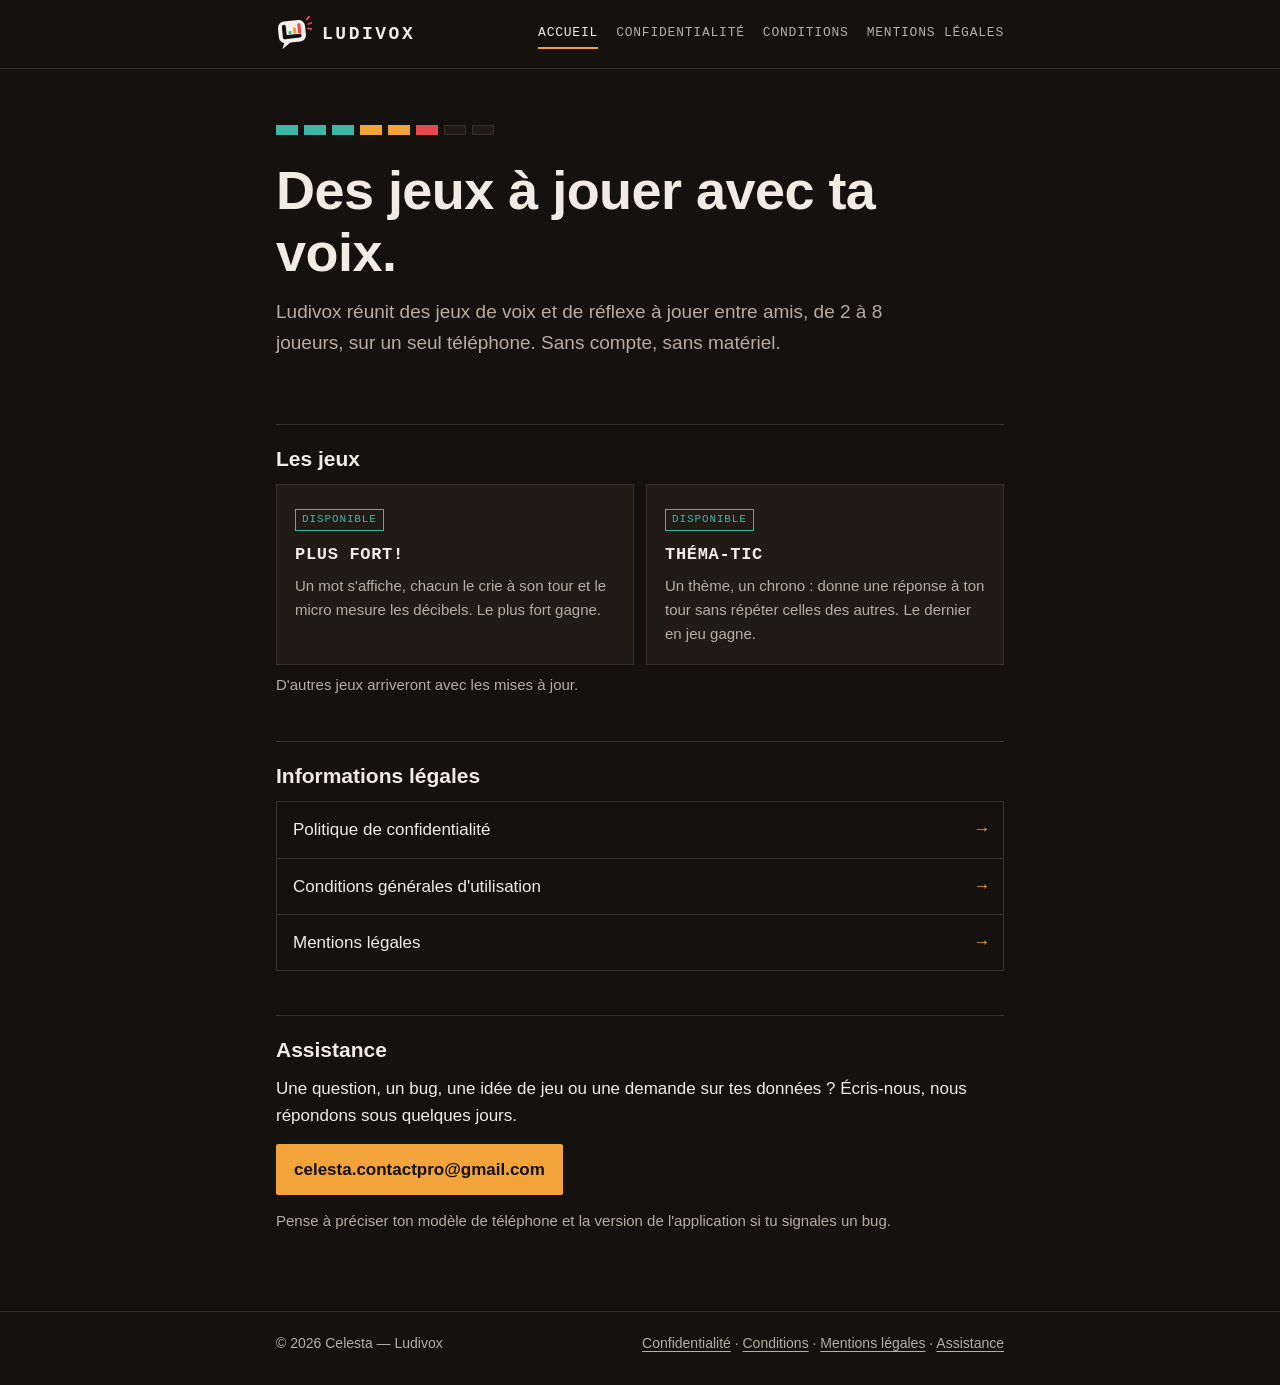
<file: index.html>
<!doctype html>
<html lang="fr">
<head>
<meta charset="utf-8">
<meta name="viewport" content="width=device-width, initial-scale=1">
<title>Ludivox — Jeux de voix entre amis</title>
<meta name="description" content="Ludivox : des jeux de voix et de réflexe à jouer entre amis, sur un seul téléphone.">
<meta name="theme-color" content="#14110F">
<link rel="icon" href="data:image/svg+xml,%3Csvg xmlns='http://www.w3.org/2000/svg' viewBox='0 0 100 100' xmlns:c2pa='http://c2pa.org/manifest'%3E%3Crect width='100' height='100' rx='22' fill='%2314110F'/%3E%3Cg transform='translate%280 0%29 scale%281%29'%3E%3Cg transform='rotate%28-6 46 46%29'%3E%3Crect x='12' y='18' width='68' height='54' rx='16' fill='%23F5F1E8'/%3E%3Cpath d='M26 66L18 86L42 70Z' fill='%23F5F1E8'/%3E%3Crect x='22' y='26' width='10' height='36' rx='5' fill='%2314110F'/%3E%3Crect x='22' y='52' width='47' height='10' rx='5' fill='%2314110F'/%3E%3Crect x='37' y='43' width='8' height='8' rx='3' fill='%233FB5A6'/%3E%3Crect x='49' y='35' width='8' height='16' rx='3' fill='%23F2A33A'/%3E%3Crect x='61' y='26' width='8' height='25' rx='3' fill='%23E5484D'/%3E%3C/g%3E%3Cg stroke='%23E5484D' stroke-width='4.5' stroke-linecap='round'%3E%3Cpath d='M83 15L89 7'/%3E%3Cpath d='M87 26L96 23'/%3E%3Cpath d='M86 37L95 39'/%3E%3C/g%3E%3C/g%3E%3Cmetadata%3E%3Cc2pa:manifest%[base64]/E56c26L%[base64]/nnnkTV7BMAAACAY2JvcqVjYWxnZnNoYTI1NmNwYWRMAAAAAAAAAAAAAAAAZGhhc2hYIH1YFM/[base64]/VNMEPigTV%2BOxK5lZuLEuYDY/qfaJjdXJseCpzZWxmI2p1bWJmPWMycGEuYXNzZXJ0aW9ucy9jMnBhLmFjdGlvbnMudjJkaGFzaFggrh3mqfGd%2BHvAK59qi/Jl0mCZpmLbsu8dHwERfrja3v6iY3VybHgpc2VsZiNqdW1iZj1jMnBhLmFzc2VydGlvbnMvYzJwYS5oYXNoLmRhdGFkaGFzaFggx1a/0estafYiyC653qedAAQDBS1Te3KYcEVMlrMYtlJ0Y2xhaW1fZ2VuZXJhdG9yX2luZm%[base64]/[base64]/3cyjxFA3Qo5S46fX0/ihY0VZ7mfb9KF703t5OjWDBWMA4GA1UdDwEB/wQEAwIHgDAVBgNVHSUEDjAMBgorBgEEAYPoXgIBMAwGA1UdEwEB/wQCMAAwHwYDVR0jBBgwFoAUzlHiBIFOZFsj%2BOPEz5o%2BnMHXXMIwCgYIKoZIzj0EAwMDZwAwZAIwMXMdFJ4BetLLVY7ORuE9noqbbAZOZn/aArXyTwFAZfKrPzxF2vPoJNf1%2BUCdg1XGAjBwX1zd9WGqYkqmL5SFqw1QySjr1zJfpJM9%2B1rdDwSPLMOPOjKuiXjoU/[base64]/7WBkyRBW5ESFrz2sEHAHBfBCM3FYg=%3C/c2pa:manifest%3E%3C/metadata%3E%3C/svg%3E">
<link rel="stylesheet" href="style.css">
</head>
<body>
<header class="entete">
  <div class="entete-inner">
    <a class="logo" href="index.html" aria-label="Ludivox, accueil">
      <svg width="36" height="36" viewBox="6 6 90 90" aria-hidden="true"><rect width="100" height="100" rx="22" fill="#14110F"/><g transform="translate(0 0) scale(1)"><g transform="rotate(-6 46 46)"><rect x="12" y="18" width="68" height="54" rx="16" fill="#F5F1E8"/><path d="M26 66L18 86L42 70Z" fill="#F5F1E8"/><rect x="22" y="26" width="10" height="36" rx="5" fill="#14110F"/><rect x="22" y="52" width="47" height="10" rx="5" fill="#14110F"/><rect x="37" y="43" width="8" height="8" rx="3" fill="#3FB5A6"/><rect x="49" y="35" width="8" height="16" rx="3" fill="#F2A33A"/><rect x="61" y="26" width="8" height="25" rx="3" fill="#E5484D"/></g><g stroke="#E5484D" stroke-width="4.5" stroke-linecap="round"><path d="M83 15L89 7"/><path d="M87 26L96 23"/><path d="M86 37L95 39"/></g></g><metadata><c2pa:manifest>[base64]/[base64]/nnnkTV7BMAAACAY2JvcqVjYWxnZnNoYTI1NmNwYWRMAAAAAAAAAAAAAAAAZGhhc2hYIH1YFM/[base64]/VNMEPigTV+OxK5lZuLEuYDY/qfaJjdXJseCpzZWxmI2p1bWJmPWMycGEuYXNzZXJ0aW9ucy9jMnBhLmFjdGlvbnMudjJkaGFzaFggrh3mqfGd+HvAK59qi/Jl0mCZpmLbsu8dHwERfrja3v6iY3VybHgpc2VsZiNqdW1iZj1jMnBhLmFzc2VydGlvbnMvYzJwYS5oYXNoLmRhdGFkaGFzaFggx1a/[base64]/[base64]/3cyjxFA3Qo5S46fX0/ihY0VZ7mfb9KF703t5OjWDBWMA4GA1UdDwEB/wQEAwIHgDAVBgNVHSUEDjAMBgorBgEEAYPoXgIBMAwGA1UdEwEB/wQCMAAwHwYDVR0jBBgwFoAUzlHiBIFOZFsj+OPEz5o+nMHXXMIwCgYIKoZIzj0EAwMDZwAwZAIwMXMdFJ4BetLLVY7ORuE9noqbbAZOZn/aArXyTwFAZfKrPzxF2vPoJNf1+UCdg1XGAjBwX1zd9WGqYkqmL5SFqw1QySjr1zJfpJM9+1rdDwSPLMOPOjKuiXjoU/[base64]/7WBkyRBW5ESFrz2sEHAHBfBCM3FYg=</c2pa:manifest></metadata></svg>
      LUDIVOX
    </a>
    <nav class="nav" aria-label="Pages">
      <a href="index.html" aria-current="page">Accueil</a>
      <a href="confidentialite.html">Confidentialité</a>
      <a href="conditions.html">Conditions</a>
      <a href="mentions-legales.html">Mentions légales</a>
    </nav>
  </div>
</header>

<main>
  <section class="hero">
    <div class="jauge" aria-hidden="true"><span></span><span></span><span></span><span></span><span></span><span></span><span></span><span></span></div>
    <h1>Des jeux à jouer avec ta voix.</h1>
    <p>Ludivox réunit des jeux de voix et de réflexe à jouer entre amis, de 2 à 8 joueurs, sur un seul téléphone. Sans compte, sans matériel.</p>
  </section>

  <h2>Les jeux</h2>
  <div class="jeux">
    <article class="jeu">
      <span class="badge">Disponible</span>
      <h3>PLUS FORT!</h3>
      <p>Un mot s'affiche, chacun le crie à son tour et le micro mesure les décibels. Le plus fort gagne.</p>
    </article>
    <article class="jeu">
      <span class="badge">Disponible</span>
      <h3>THÉMA-TIC</h3>
      <p>Un thème, un chrono : donne une réponse à ton tour sans répéter celles des autres. Le dernier en jeu gagne.</p>
    </article>
  </div>
  <p class="note">D'autres jeux arriveront avec les mises à jour.</p>

  <h2>Informations légales</h2>
  <ul class="liens-docs">
    <li><a href="confidentialite.html"><span>Politique de confidentialité</span><span>→</span></a></li>
    <li><a href="conditions.html"><span>Conditions générales d'utilisation</span><span>→</span></a></li>
    <li><a href="mentions-legales.html"><span>Mentions légales</span><span>→</span></a></li>
  </ul>

  <h2 id="assistance">Assistance</h2>
  <p>Une question, un bug, une idée de jeu ou une demande sur tes données ? Écris-nous, nous répondons sous quelques jours.</p>
  <p><a class="bouton" href="mailto:celesta.contactpro@gmail.com">celesta.contactpro@gmail.com</a></p>
  <p class="note">Pense à préciser ton modèle de téléphone et la version de l'application si tu signales un bug.</p>
</main>

<footer class="pied">
  <div class="pied-inner">
    <span>© 2026 Celesta — Ludivox</span>
    <span><a href="confidentialite.html">Confidentialité</a> · <a href="conditions.html">Conditions</a> · <a href="mentions-legales.html">Mentions légales</a> · <a href="index.html#assistance">Assistance</a></span>
  </div>
</footer>
</body>
</html>
</file>
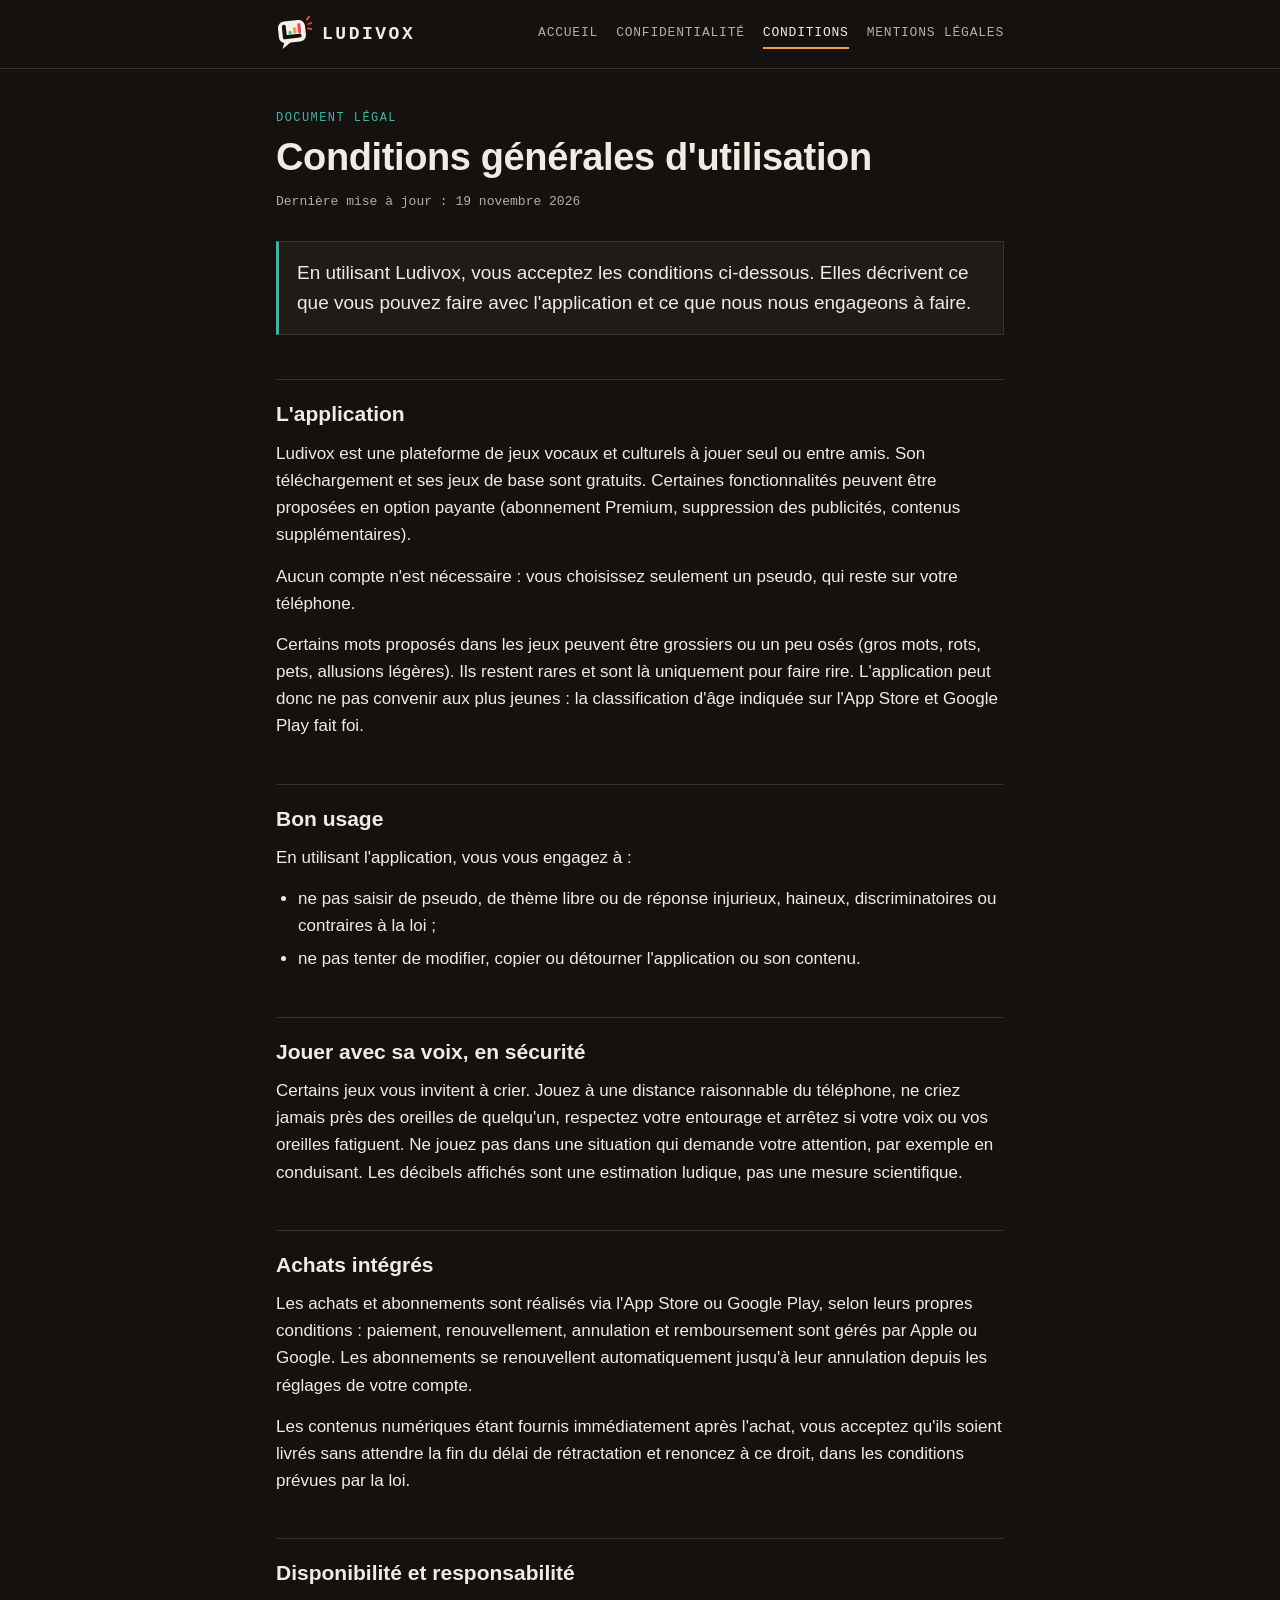
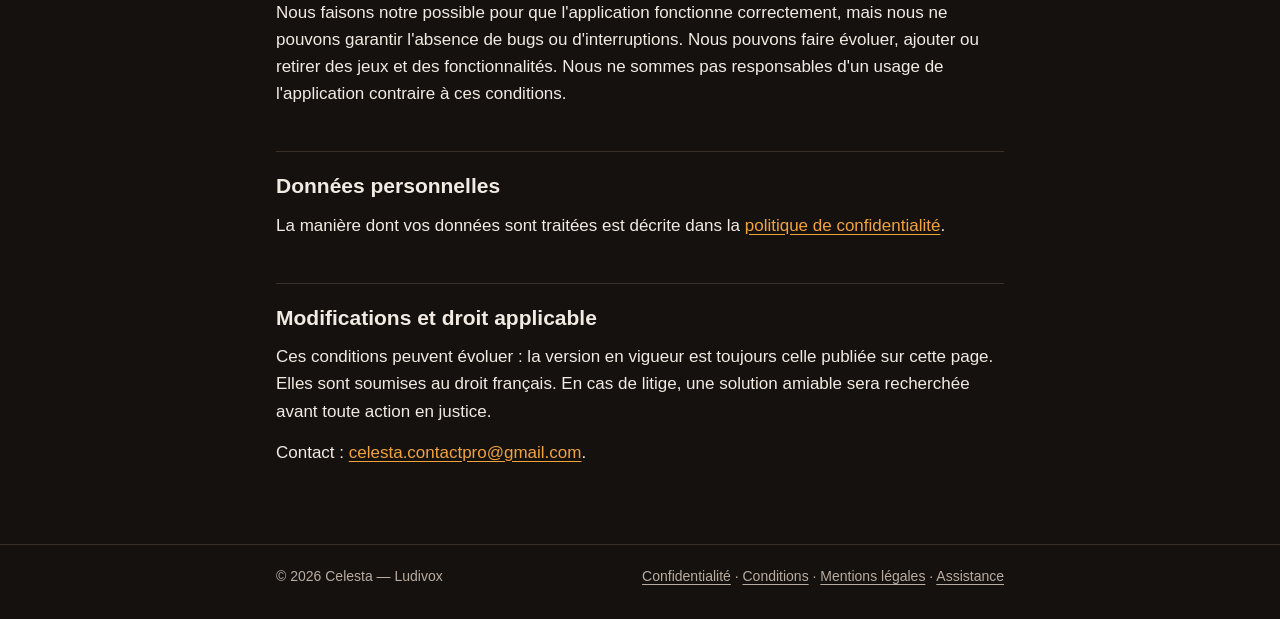
<file: conditions.html>
<!doctype html>
<html lang="fr">
<head>
<meta charset="utf-8">
<meta name="viewport" content="width=device-width, initial-scale=1">
<title>Conditions d'utilisation — Ludivox</title>
<meta name="description" content="Conditions générales d'utilisation de l'application Ludivox.">
<meta name="theme-color" content="#14110F">
<link rel="icon" href="data:image/svg+xml,%3Csvg xmlns='http://www.w3.org/2000/svg' viewBox='0 0 100 100' xmlns:c2pa='http://c2pa.org/manifest'%3E%3Crect width='100' height='100' rx='22' fill='%2314110F'/%3E%3Cg transform='translate%280 0%29 scale%281%29'%3E%3Cg transform='rotate%28-6 46 46%29'%3E%3Crect x='12' y='18' width='68' height='54' rx='16' fill='%23F5F1E8'/%3E%3Cpath d='M26 66L18 86L42 70Z' fill='%23F5F1E8'/%3E%3Crect x='22' y='26' width='10' height='36' rx='5' fill='%2314110F'/%3E%3Crect x='22' y='52' width='47' height='10' rx='5' fill='%2314110F'/%3E%3Crect x='37' y='43' width='8' height='8' rx='3' fill='%233FB5A6'/%3E%3Crect x='49' y='35' width='8' height='16' rx='3' fill='%23F2A33A'/%3E%3Crect x='61' y='26' width='8' height='25' rx='3' fill='%23E5484D'/%3E%3C/g%3E%3Cg stroke='%23E5484D' stroke-width='4.5' stroke-linecap='round'%3E%3Cpath d='M83 15L89 7'/%3E%3Cpath d='M87 26L96 23'/%3E%3Cpath d='M86 37L95 39'/%3E%3C/g%3E%3C/g%3E%3Cmetadata%3E%3Cc2pa:manifest%[base64]/E56c26L%[base64]/nnnkTV7BMAAACAY2JvcqVjYWxnZnNoYTI1NmNwYWRMAAAAAAAAAAAAAAAAZGhhc2hYIH1YFM/[base64]/VNMEPigTV%2BOxK5lZuLEuYDY/qfaJjdXJseCpzZWxmI2p1bWJmPWMycGEuYXNzZXJ0aW9ucy9jMnBhLmFjdGlvbnMudjJkaGFzaFggrh3mqfGd%2BHvAK59qi/Jl0mCZpmLbsu8dHwERfrja3v6iY3VybHgpc2VsZiNqdW1iZj1jMnBhLmFzc2VydGlvbnMvYzJwYS5oYXNoLmRhdGFkaGFzaFggx1a/0estafYiyC653qedAAQDBS1Te3KYcEVMlrMYtlJ0Y2xhaW1fZ2VuZXJhdG9yX2luZm%[base64]/[base64]/3cyjxFA3Qo5S46fX0/ihY0VZ7mfb9KF703t5OjWDBWMA4GA1UdDwEB/wQEAwIHgDAVBgNVHSUEDjAMBgorBgEEAYPoXgIBMAwGA1UdEwEB/wQCMAAwHwYDVR0jBBgwFoAUzlHiBIFOZFsj%2BOPEz5o%2BnMHXXMIwCgYIKoZIzj0EAwMDZwAwZAIwMXMdFJ4BetLLVY7ORuE9noqbbAZOZn/aArXyTwFAZfKrPzxF2vPoJNf1%2BUCdg1XGAjBwX1zd9WGqYkqmL5SFqw1QySjr1zJfpJM9%2B1rdDwSPLMOPOjKuiXjoU/[base64]/7WBkyRBW5ESFrz2sEHAHBfBCM3FYg=%3C/c2pa:manifest%3E%3C/metadata%3E%3C/svg%3E">
<link rel="stylesheet" href="style.css">
</head>
<body>
<header class="entete">
  <div class="entete-inner">
    <a class="logo" href="index.html" aria-label="Ludivox, accueil">
      <svg width="36" height="36" viewBox="6 6 90 90" aria-hidden="true"><rect width="100" height="100" rx="22" fill="#14110F"/><g transform="translate(0 0) scale(1)"><g transform="rotate(-6 46 46)"><rect x="12" y="18" width="68" height="54" rx="16" fill="#F5F1E8"/><path d="M26 66L18 86L42 70Z" fill="#F5F1E8"/><rect x="22" y="26" width="10" height="36" rx="5" fill="#14110F"/><rect x="22" y="52" width="47" height="10" rx="5" fill="#14110F"/><rect x="37" y="43" width="8" height="8" rx="3" fill="#3FB5A6"/><rect x="49" y="35" width="8" height="16" rx="3" fill="#F2A33A"/><rect x="61" y="26" width="8" height="25" rx="3" fill="#E5484D"/></g><g stroke="#E5484D" stroke-width="4.5" stroke-linecap="round"><path d="M83 15L89 7"/><path d="M87 26L96 23"/><path d="M86 37L95 39"/></g></g><metadata><c2pa:manifest>[base64]/[base64]/nnnkTV7BMAAACAY2JvcqVjYWxnZnNoYTI1NmNwYWRMAAAAAAAAAAAAAAAAZGhhc2hYIH1YFM/[base64]/VNMEPigTV+OxK5lZuLEuYDY/qfaJjdXJseCpzZWxmI2p1bWJmPWMycGEuYXNzZXJ0aW9ucy9jMnBhLmFjdGlvbnMudjJkaGFzaFggrh3mqfGd+HvAK59qi/Jl0mCZpmLbsu8dHwERfrja3v6iY3VybHgpc2VsZiNqdW1iZj1jMnBhLmFzc2VydGlvbnMvYzJwYS5oYXNoLmRhdGFkaGFzaFggx1a/[base64]/[base64]/3cyjxFA3Qo5S46fX0/ihY0VZ7mfb9KF703t5OjWDBWMA4GA1UdDwEB/wQEAwIHgDAVBgNVHSUEDjAMBgorBgEEAYPoXgIBMAwGA1UdEwEB/wQCMAAwHwYDVR0jBBgwFoAUzlHiBIFOZFsj+OPEz5o+nMHXXMIwCgYIKoZIzj0EAwMDZwAwZAIwMXMdFJ4BetLLVY7ORuE9noqbbAZOZn/aArXyTwFAZfKrPzxF2vPoJNf1+UCdg1XGAjBwX1zd9WGqYkqmL5SFqw1QySjr1zJfpJM9+1rdDwSPLMOPOjKuiXjoU/[base64]/7WBkyRBW5ESFrz2sEHAHBfBCM3FYg=</c2pa:manifest></metadata></svg>
      LUDIVOX
    </a>
    <nav class="nav" aria-label="Pages">
      <a href="index.html">Accueil</a>
      <a href="confidentialite.html">Confidentialité</a>
      <a href="conditions.html" aria-current="page">Conditions</a>
      <a href="mentions-legales.html">Mentions légales</a>
    </nav>
  </div>
</header>

<main>
  <p class="etiquette">Document légal</p>
  <h1>Conditions générales d'utilisation</h1>
  <p class="maj">Dernière mise à jour : 19 novembre 2026</p>

  <p class="chapeau">En utilisant Ludivox, vous acceptez les conditions ci-dessous. Elles décrivent ce que vous pouvez faire avec l'application et ce que nous nous engageons à faire.</p>

  <h2>L'application</h2>
  <p>Ludivox est une plateforme de jeux vocaux et culturels à jouer seul ou entre amis. Son téléchargement et ses jeux de base sont gratuits. Certaines fonctionnalités peuvent être proposées en option payante (abonnement Premium, suppression des publicités, contenus supplémentaires).</p>
  <p>Aucun compte n'est nécessaire : vous choisissez seulement un pseudo, qui reste sur votre téléphone.</p>
  <p>Certains mots proposés dans les jeux peuvent être grossiers ou un peu osés (gros mots, rots, pets, allusions légères). Ils restent rares et sont là uniquement pour faire rire. L'application peut donc ne pas convenir aux plus jeunes : la classification d'âge indiquée sur l'App Store et Google Play fait foi.</p>

  <h2>Bon usage</h2>
  <p>En utilisant l'application, vous vous engagez à :</p>
  <ul>
    <li>ne pas saisir de pseudo, de thème libre ou de réponse injurieux, haineux, discriminatoires ou contraires à la loi ;</li>
    <li>ne pas tenter de modifier, copier ou détourner l'application ou son contenu.</li>
  </ul>

  <h2>Jouer avec sa voix, en sécurité</h2>
  <p>Certains jeux vous invitent à crier. Jouez à une distance raisonnable du téléphone, ne criez jamais près des oreilles de quelqu'un, respectez votre entourage et arrêtez si votre voix ou vos oreilles fatiguent. Ne jouez pas dans une situation qui demande votre attention, par exemple en conduisant. Les décibels affichés sont une estimation ludique, pas une mesure scientifique.</p>

  <h2>Achats intégrés</h2>
  <p>Les achats et abonnements sont réalisés via l'App Store ou Google Play, selon leurs propres conditions : paiement, renouvellement, annulation et remboursement sont gérés par Apple ou Google. Les abonnements se renouvellent automatiquement jusqu'à leur annulation depuis les réglages de votre compte.</p>
  <p>Les contenus numériques étant fournis immédiatement après l'achat, vous acceptez qu'ils soient livrés sans attendre la fin du délai de rétractation et renoncez à ce droit, dans les conditions prévues par la loi.</p>

  <h2>Disponibilité et responsabilité</h2>
  <p>Nous faisons notre possible pour que l'application fonctionne correctement, mais nous ne pouvons garantir l'absence de bugs ou d'interruptions. Nous pouvons faire évoluer, ajouter ou retirer des jeux et des fonctionnalités. Nous ne sommes pas responsables d'un usage de l'application contraire à ces conditions.</p>

  <h2>Données personnelles</h2>
  <p>La manière dont vos données sont traitées est décrite dans la <a href="confidentialite.html">politique de confidentialité</a>.</p>

  <h2>Modifications et droit applicable</h2>
  <p>Ces conditions peuvent évoluer : la version en vigueur est toujours celle publiée sur cette page. Elles sont soumises au droit français. En cas de litige, une solution amiable sera recherchée avant toute action en justice.</p>
  <p>Contact : <a href="mailto:celesta.contactpro@gmail.com">celesta.contactpro@gmail.com</a>.</p>
</main>

<footer class="pied">
  <div class="pied-inner">
    <span>© 2026 Celesta — Ludivox</span>
    <span><a href="confidentialite.html">Confidentialité</a> · <a href="conditions.html">Conditions</a> · <a href="mentions-legales.html">Mentions légales</a> · <a href="index.html#assistance">Assistance</a></span>
  </div>
</footer>
</body>
</html>
</file>
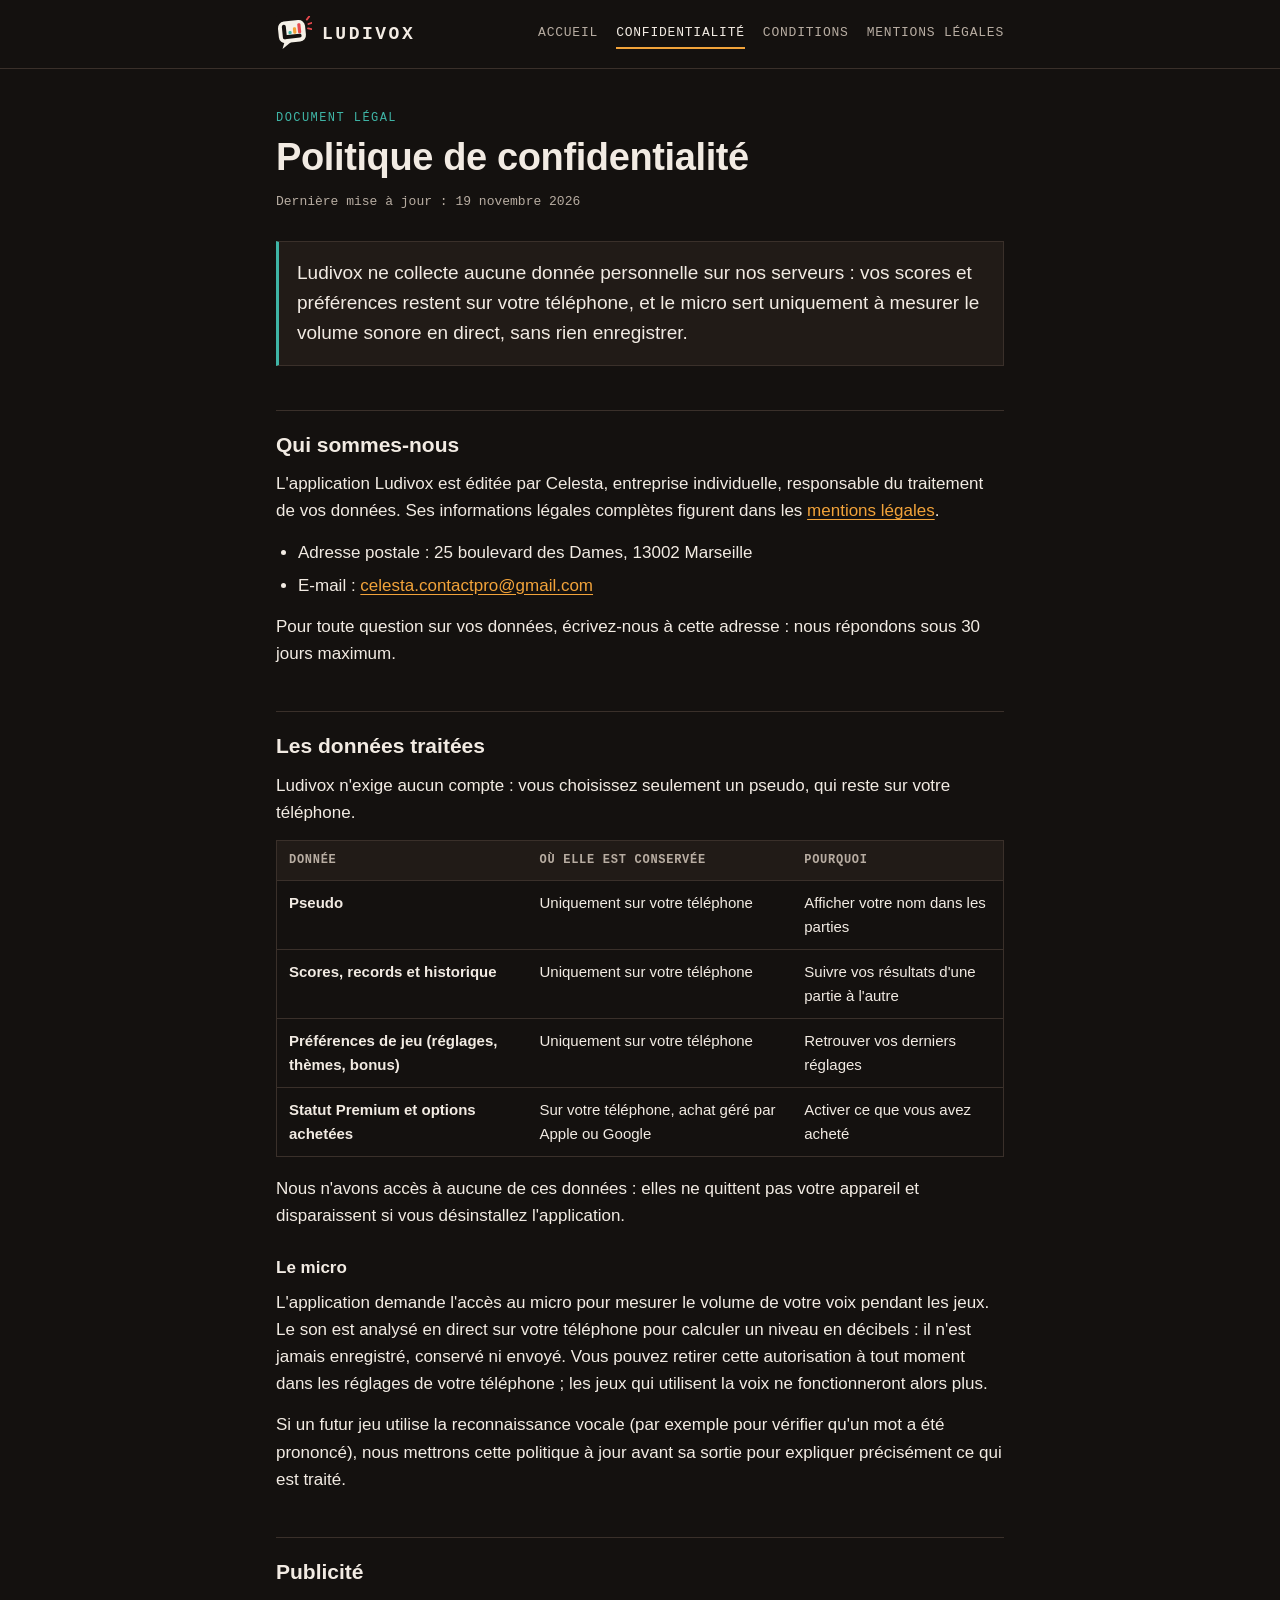
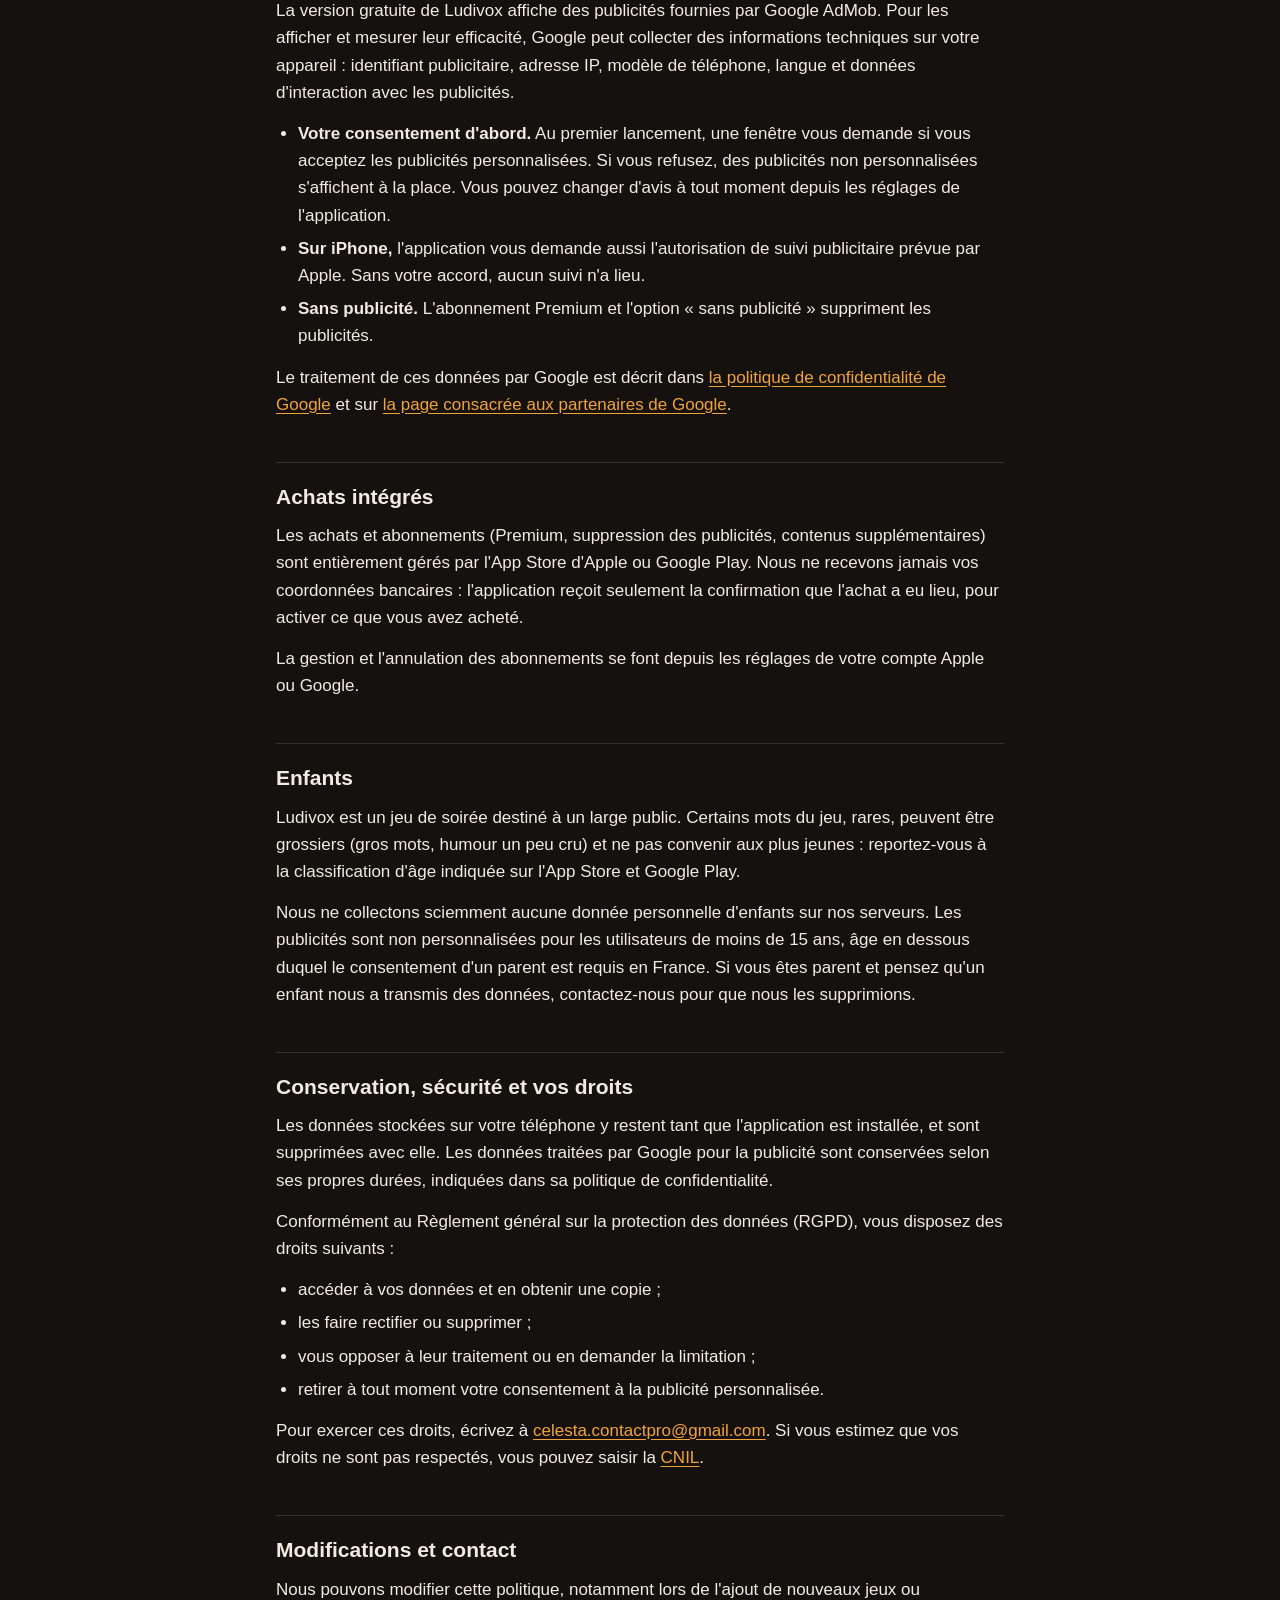
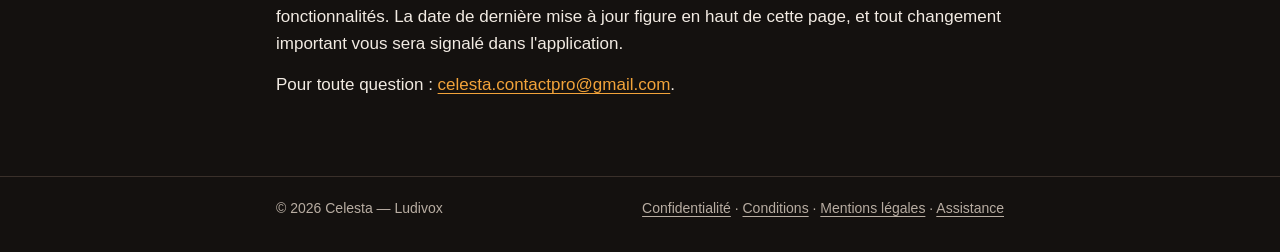
<file: confidentialite.html>
<!doctype html>
<html lang="fr">
<head>
<meta charset="utf-8">
<meta name="viewport" content="width=device-width, initial-scale=1">
<title>Politique de confidentialité — Ludivox</title>
<meta name="description" content="Politique de confidentialité de l'application Ludivox.">
<meta name="theme-color" content="#14110F">
<link rel="icon" href="data:image/svg+xml,%3Csvg xmlns='http://www.w3.org/2000/svg' viewBox='0 0 100 100' xmlns:c2pa='http://c2pa.org/manifest'%3E%3Crect width='100' height='100' rx='22' fill='%2314110F'/%3E%3Cg transform='translate%280 0%29 scale%281%29'%3E%3Cg transform='rotate%28-6 46 46%29'%3E%3Crect x='12' y='18' width='68' height='54' rx='16' fill='%23F5F1E8'/%3E%3Cpath d='M26 66L18 86L42 70Z' fill='%23F5F1E8'/%3E%3Crect x='22' y='26' width='10' height='36' rx='5' fill='%2314110F'/%3E%3Crect x='22' y='52' width='47' height='10' rx='5' fill='%2314110F'/%3E%3Crect x='37' y='43' width='8' height='8' rx='3' fill='%233FB5A6'/%3E%3Crect x='49' y='35' width='8' height='16' rx='3' fill='%23F2A33A'/%3E%3Crect x='61' y='26' width='8' height='25' rx='3' fill='%23E5484D'/%3E%3C/g%3E%3Cg stroke='%23E5484D' stroke-width='4.5' stroke-linecap='round'%3E%3Cpath d='M83 15L89 7'/%3E%3Cpath d='M87 26L96 23'/%3E%3Cpath d='M86 37L95 39'/%3E%3C/g%3E%3C/g%3E%3Cmetadata%3E%3Cc2pa:manifest%[base64]/E56c26L%[base64]/nnnkTV7BMAAACAY2JvcqVjYWxnZnNoYTI1NmNwYWRMAAAAAAAAAAAAAAAAZGhhc2hYIH1YFM/[base64]/VNMEPigTV%2BOxK5lZuLEuYDY/qfaJjdXJseCpzZWxmI2p1bWJmPWMycGEuYXNzZXJ0aW9ucy9jMnBhLmFjdGlvbnMudjJkaGFzaFggrh3mqfGd%2BHvAK59qi/Jl0mCZpmLbsu8dHwERfrja3v6iY3VybHgpc2VsZiNqdW1iZj1jMnBhLmFzc2VydGlvbnMvYzJwYS5oYXNoLmRhdGFkaGFzaFggx1a/0estafYiyC653qedAAQDBS1Te3KYcEVMlrMYtlJ0Y2xhaW1fZ2VuZXJhdG9yX2luZm%[base64]/[base64]/3cyjxFA3Qo5S46fX0/ihY0VZ7mfb9KF703t5OjWDBWMA4GA1UdDwEB/wQEAwIHgDAVBgNVHSUEDjAMBgorBgEEAYPoXgIBMAwGA1UdEwEB/wQCMAAwHwYDVR0jBBgwFoAUzlHiBIFOZFsj%2BOPEz5o%2BnMHXXMIwCgYIKoZIzj0EAwMDZwAwZAIwMXMdFJ4BetLLVY7ORuE9noqbbAZOZn/aArXyTwFAZfKrPzxF2vPoJNf1%2BUCdg1XGAjBwX1zd9WGqYkqmL5SFqw1QySjr1zJfpJM9%2B1rdDwSPLMOPOjKuiXjoU/[base64]/7WBkyRBW5ESFrz2sEHAHBfBCM3FYg=%3C/c2pa:manifest%3E%3C/metadata%3E%3C/svg%3E">
<link rel="stylesheet" href="style.css">
</head>
<body>
<header class="entete">
  <div class="entete-inner">
    <a class="logo" href="index.html" aria-label="Ludivox, accueil">
      <svg width="36" height="36" viewBox="6 6 90 90" aria-hidden="true"><rect width="100" height="100" rx="22" fill="#14110F"/><g transform="translate(0 0) scale(1)"><g transform="rotate(-6 46 46)"><rect x="12" y="18" width="68" height="54" rx="16" fill="#F5F1E8"/><path d="M26 66L18 86L42 70Z" fill="#F5F1E8"/><rect x="22" y="26" width="10" height="36" rx="5" fill="#14110F"/><rect x="22" y="52" width="47" height="10" rx="5" fill="#14110F"/><rect x="37" y="43" width="8" height="8" rx="3" fill="#3FB5A6"/><rect x="49" y="35" width="8" height="16" rx="3" fill="#F2A33A"/><rect x="61" y="26" width="8" height="25" rx="3" fill="#E5484D"/></g><g stroke="#E5484D" stroke-width="4.5" stroke-linecap="round"><path d="M83 15L89 7"/><path d="M87 26L96 23"/><path d="M86 37L95 39"/></g></g><metadata><c2pa:manifest>[base64]/[base64]/nnnkTV7BMAAACAY2JvcqVjYWxnZnNoYTI1NmNwYWRMAAAAAAAAAAAAAAAAZGhhc2hYIH1YFM/[base64]/VNMEPigTV+OxK5lZuLEuYDY/qfaJjdXJseCpzZWxmI2p1bWJmPWMycGEuYXNzZXJ0aW9ucy9jMnBhLmFjdGlvbnMudjJkaGFzaFggrh3mqfGd+HvAK59qi/Jl0mCZpmLbsu8dHwERfrja3v6iY3VybHgpc2VsZiNqdW1iZj1jMnBhLmFzc2VydGlvbnMvYzJwYS5oYXNoLmRhdGFkaGFzaFggx1a/[base64]/[base64]/3cyjxFA3Qo5S46fX0/ihY0VZ7mfb9KF703t5OjWDBWMA4GA1UdDwEB/wQEAwIHgDAVBgNVHSUEDjAMBgorBgEEAYPoXgIBMAwGA1UdEwEB/wQCMAAwHwYDVR0jBBgwFoAUzlHiBIFOZFsj+OPEz5o+nMHXXMIwCgYIKoZIzj0EAwMDZwAwZAIwMXMdFJ4BetLLVY7ORuE9noqbbAZOZn/aArXyTwFAZfKrPzxF2vPoJNf1+UCdg1XGAjBwX1zd9WGqYkqmL5SFqw1QySjr1zJfpJM9+1rdDwSPLMOPOjKuiXjoU/[base64]/7WBkyRBW5ESFrz2sEHAHBfBCM3FYg=</c2pa:manifest></metadata></svg>
      LUDIVOX
    </a>
    <nav class="nav" aria-label="Pages">
      <a href="index.html">Accueil</a>
      <a href="confidentialite.html" aria-current="page">Confidentialité</a>
      <a href="conditions.html">Conditions</a>
      <a href="mentions-legales.html">Mentions légales</a>
    </nav>
  </div>
</header>

<main>
  <p class="etiquette">Document légal</p>
  <h1>Politique de confidentialité</h1>
  <p class="maj">Dernière mise à jour : 19 novembre 2026</p>

  <p class="chapeau">Ludivox ne collecte aucune donnée personnelle sur nos serveurs : vos scores et préférences restent sur votre téléphone, et le micro sert uniquement à mesurer le volume sonore en direct, sans rien enregistrer.</p>

  <h2>Qui sommes-nous</h2>
  <p>L'application Ludivox est éditée par Celesta, entreprise individuelle, responsable du traitement de vos données. Ses informations légales complètes figurent dans les <a href="mentions-legales.html">mentions légales</a>.</p>
  <ul>
    <li>Adresse postale : 25 boulevard des Dames, 13002 Marseille</li>
    <li>E-mail : <a href="mailto:celesta.contactpro@gmail.com">celesta.contactpro@gmail.com</a></li>
  </ul>
  <p>Pour toute question sur vos données, écrivez-nous à cette adresse : nous répondons sous 30 jours maximum.</p>

  <h2>Les données traitées</h2>
  <p>Ludivox n'exige aucun compte : vous choisissez seulement un pseudo, qui reste sur votre téléphone.</p>
  <div class="tableau">
    <table>
      <thead><tr><th>Donnée</th><th>Où elle est conservée</th><th>Pourquoi</th></tr></thead>
      <tbody>
        <tr><td>Pseudo</td><td>Uniquement sur votre téléphone</td><td>Afficher votre nom dans les parties</td></tr>
        <tr><td>Scores, records et historique</td><td>Uniquement sur votre téléphone</td><td>Suivre vos résultats d'une partie à l'autre</td></tr>
        <tr><td>Préférences de jeu (réglages, thèmes, bonus)</td><td>Uniquement sur votre téléphone</td><td>Retrouver vos derniers réglages</td></tr>
        <tr><td>Statut Premium et options achetées</td><td>Sur votre téléphone, achat géré par Apple ou Google</td><td>Activer ce que vous avez acheté</td></tr>
      </tbody>
    </table>
  </div>
  <p>Nous n'avons accès à aucune de ces données : elles ne quittent pas votre appareil et disparaissent si vous désinstallez l'application.</p>

  <h3>Le micro</h3>
  <p>L'application demande l'accès au micro pour mesurer le volume de votre voix pendant les jeux. Le son est analysé en direct sur votre téléphone pour calculer un niveau en décibels : il n'est jamais enregistré, conservé ni envoyé. Vous pouvez retirer cette autorisation à tout moment dans les réglages de votre téléphone ; les jeux qui utilisent la voix ne fonctionneront alors plus.</p>
  <p>Si un futur jeu utilise la reconnaissance vocale (par exemple pour vérifier qu'un mot a été prononcé), nous mettrons cette politique à jour avant sa sortie pour expliquer précisément ce qui est traité.</p>

  <h2>Publicité</h2>
  <p>La version gratuite de Ludivox affiche des publicités fournies par Google AdMob. Pour les afficher et mesurer leur efficacité, Google peut collecter des informations techniques sur votre appareil : identifiant publicitaire, adresse IP, modèle de téléphone, langue et données d'interaction avec les publicités.</p>
  <ul>
    <li><strong>Votre consentement d'abord.</strong> Au premier lancement, une fenêtre vous demande si vous acceptez les publicités personnalisées. Si vous refusez, des publicités non personnalisées s'affichent à la place. Vous pouvez changer d'avis à tout moment depuis les réglages de l'application.</li>
    <li><strong>Sur iPhone,</strong> l'application vous demande aussi l'autorisation de suivi publicitaire prévue par Apple. Sans votre accord, aucun suivi n'a lieu.</li>
    <li><strong>Sans publicité.</strong> L'abonnement Premium et l'option « sans publicité » suppriment les publicités.</li>
  </ul>
  <p>Le traitement de ces données par Google est décrit dans <a href="https://policies.google.com/privacy">la politique de confidentialité de Google</a> et sur <a href="https://policies.google.com/technologies/partner-sites">la page consacrée aux partenaires de Google</a>.</p>

  <h2>Achats intégrés</h2>
  <p>Les achats et abonnements (Premium, suppression des publicités, contenus supplémentaires) sont entièrement gérés par l'App Store d'Apple ou Google Play. Nous ne recevons jamais vos coordonnées bancaires : l'application reçoit seulement la confirmation que l'achat a eu lieu, pour activer ce que vous avez acheté.</p>
  <p>La gestion et l'annulation des abonnements se font depuis les réglages de votre compte Apple ou Google.</p>

  <!--
  SECTION À DÉCOMMENTER UNIQUEMENT SI UN OUTIL DE STATISTIQUES (ex. Firebase Analytics) EST AJOUTÉ À L'APPLI :

  <h2>Statistiques d'usage</h2>
  <p>Pour améliorer l'application, nous pouvons mesurer de façon anonyme la manière dont elle est utilisée : jeux lancés, durée des parties, plantages, modèle de téléphone et version du système. Ces statistiques ne contiennent ni votre pseudo, ni le son du micro, et ne servent pas à vous identifier. Elles ne sont collectées qu'avec votre accord, que vous pouvez retirer à tout moment dans les réglages de l'application.</p>
  -->

  <h2>Enfants</h2>
  <p>Ludivox est un jeu de soirée destiné à un large public. Certains mots du jeu, rares, peuvent être grossiers (gros mots, humour un peu cru) et ne pas convenir aux plus jeunes : reportez-vous à la classification d'âge indiquée sur l'App Store et Google Play.</p>
  <p>Nous ne collectons sciemment aucune donnée personnelle d'enfants sur nos serveurs. Les publicités sont non personnalisées pour les utilisateurs de moins de 15 ans, âge en dessous duquel le consentement d'un parent est requis en France. Si vous êtes parent et pensez qu'un enfant nous a transmis des données, contactez-nous pour que nous les supprimions.</p>

  <h2>Conservation, sécurité et vos droits</h2>
  <p>Les données stockées sur votre téléphone y restent tant que l'application est installée, et sont supprimées avec elle. Les données traitées par Google pour la publicité sont conservées selon ses propres durées, indiquées dans sa politique de confidentialité.</p>
  <p>Conformément au Règlement général sur la protection des données (RGPD), vous disposez des droits suivants :</p>
  <ul>
    <li>accéder à vos données et en obtenir une copie ;</li>
    <li>les faire rectifier ou supprimer ;</li>
    <li>vous opposer à leur traitement ou en demander la limitation ;</li>
    <li>retirer à tout moment votre consentement à la publicité personnalisée.</li>
  </ul>
  <p>Pour exercer ces droits, écrivez à <a href="mailto:celesta.contactpro@gmail.com">celesta.contactpro@gmail.com</a>. Si vous estimez que vos droits ne sont pas respectés, vous pouvez saisir la <a href="https://www.cnil.fr/fr/plaintes">CNIL</a>.</p>

  <h2>Modifications et contact</h2>
  <p>Nous pouvons modifier cette politique, notamment lors de l'ajout de nouveaux jeux ou fonctionnalités. La date de dernière mise à jour figure en haut de cette page, et tout changement important vous sera signalé dans l'application.</p>
  <p>Pour toute question : <a href="mailto:celesta.contactpro@gmail.com">celesta.contactpro@gmail.com</a>.</p>
</main>

<footer class="pied">
  <div class="pied-inner">
    <span>© 2026 Celesta — Ludivox</span>
    <span><a href="confidentialite.html">Confidentialité</a> · <a href="conditions.html">Conditions</a> · <a href="mentions-legales.html">Mentions légales</a> · <a href="index.html#assistance">Assistance</a></span>
  </div>
</footer>
</body>
</html>
</file>
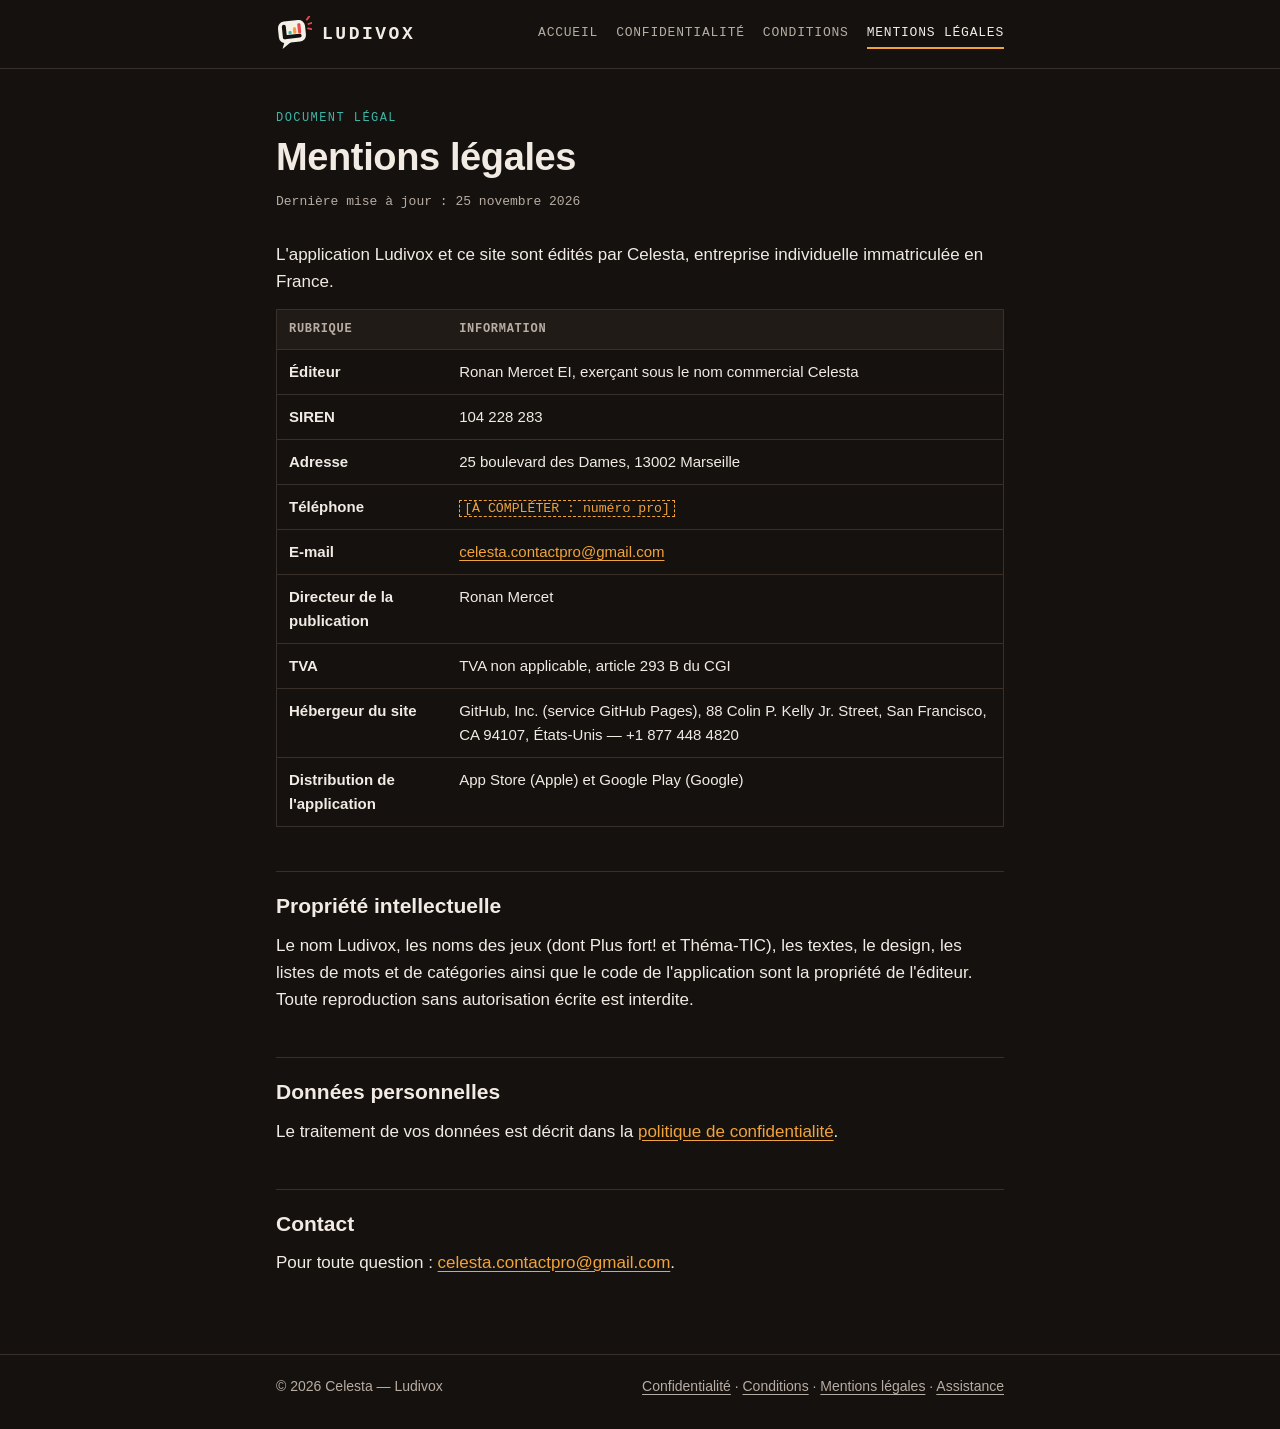
<file: mentions-legales.html>
<!doctype html>
<html lang="fr">
<head>
<meta charset="utf-8">
<meta name="viewport" content="width=device-width, initial-scale=1">
<title>Mentions légales — Ludivox</title>
<meta name="description" content="Mentions légales de l'application Ludivox.">
<meta name="theme-color" content="#14110F">
<link rel="icon" href="data:image/svg+xml,%3Csvg xmlns='http://www.w3.org/2000/svg' viewBox='0 0 100 100' xmlns:c2pa='http://c2pa.org/manifest'%3E%3Crect width='100' height='100' rx='22' fill='%2314110F'/%3E%3Cg transform='translate%280 0%29 scale%281%29'%3E%3Cg transform='rotate%28-6 46 46%29'%3E%3Crect x='12' y='18' width='68' height='54' rx='16' fill='%23F5F1E8'/%3E%3Cpath d='M26 66L18 86L42 70Z' fill='%23F5F1E8'/%3E%3Crect x='22' y='26' width='10' height='36' rx='5' fill='%2314110F'/%3E%3Crect x='22' y='52' width='47' height='10' rx='5' fill='%2314110F'/%3E%3Crect x='37' y='43' width='8' height='8' rx='3' fill='%233FB5A6'/%3E%3Crect x='49' y='35' width='8' height='16' rx='3' fill='%23F2A33A'/%3E%3Crect x='61' y='26' width='8' height='25' rx='3' fill='%23E5484D'/%3E%3C/g%3E%3Cg stroke='%23E5484D' stroke-width='4.5' stroke-linecap='round'%3E%3Cpath d='M83 15L89 7'/%3E%3Cpath d='M87 26L96 23'/%3E%3Cpath d='M86 37L95 39'/%3E%3C/g%3E%3C/g%3E%3Cmetadata%3E%3Cc2pa:manifest%[base64]/E56c26L%[base64]/nnnkTV7BMAAACAY2JvcqVjYWxnZnNoYTI1NmNwYWRMAAAAAAAAAAAAAAAAZGhhc2hYIH1YFM/[base64]/VNMEPigTV%2BOxK5lZuLEuYDY/qfaJjdXJseCpzZWxmI2p1bWJmPWMycGEuYXNzZXJ0aW9ucy9jMnBhLmFjdGlvbnMudjJkaGFzaFggrh3mqfGd%2BHvAK59qi/Jl0mCZpmLbsu8dHwERfrja3v6iY3VybHgpc2VsZiNqdW1iZj1jMnBhLmFzc2VydGlvbnMvYzJwYS5oYXNoLmRhdGFkaGFzaFggx1a/0estafYiyC653qedAAQDBS1Te3KYcEVMlrMYtlJ0Y2xhaW1fZ2VuZXJhdG9yX2luZm%[base64]/[base64]/3cyjxFA3Qo5S46fX0/ihY0VZ7mfb9KF703t5OjWDBWMA4GA1UdDwEB/wQEAwIHgDAVBgNVHSUEDjAMBgorBgEEAYPoXgIBMAwGA1UdEwEB/wQCMAAwHwYDVR0jBBgwFoAUzlHiBIFOZFsj%2BOPEz5o%2BnMHXXMIwCgYIKoZIzj0EAwMDZwAwZAIwMXMdFJ4BetLLVY7ORuE9noqbbAZOZn/aArXyTwFAZfKrPzxF2vPoJNf1%2BUCdg1XGAjBwX1zd9WGqYkqmL5SFqw1QySjr1zJfpJM9%2B1rdDwSPLMOPOjKuiXjoU/[base64]/7WBkyRBW5ESFrz2sEHAHBfBCM3FYg=%3C/c2pa:manifest%3E%3C/metadata%3E%3C/svg%3E">
<link rel="stylesheet" href="style.css">
</head>
<body>
<header class="entete">
  <div class="entete-inner">
    <a class="logo" href="index.html" aria-label="Ludivox, accueil">
      <svg width="36" height="36" viewBox="6 6 90 90" aria-hidden="true"><rect width="100" height="100" rx="22" fill="#14110F"/><g transform="translate(0 0) scale(1)"><g transform="rotate(-6 46 46)"><rect x="12" y="18" width="68" height="54" rx="16" fill="#F5F1E8"/><path d="M26 66L18 86L42 70Z" fill="#F5F1E8"/><rect x="22" y="26" width="10" height="36" rx="5" fill="#14110F"/><rect x="22" y="52" width="47" height="10" rx="5" fill="#14110F"/><rect x="37" y="43" width="8" height="8" rx="3" fill="#3FB5A6"/><rect x="49" y="35" width="8" height="16" rx="3" fill="#F2A33A"/><rect x="61" y="26" width="8" height="25" rx="3" fill="#E5484D"/></g><g stroke="#E5484D" stroke-width="4.5" stroke-linecap="round"><path d="M83 15L89 7"/><path d="M87 26L96 23"/><path d="M86 37L95 39"/></g></g><metadata><c2pa:manifest>[base64]/[base64]/nnnkTV7BMAAACAY2JvcqVjYWxnZnNoYTI1NmNwYWRMAAAAAAAAAAAAAAAAZGhhc2hYIH1YFM/[base64]/VNMEPigTV+OxK5lZuLEuYDY/qfaJjdXJseCpzZWxmI2p1bWJmPWMycGEuYXNzZXJ0aW9ucy9jMnBhLmFjdGlvbnMudjJkaGFzaFggrh3mqfGd+HvAK59qi/Jl0mCZpmLbsu8dHwERfrja3v6iY3VybHgpc2VsZiNqdW1iZj1jMnBhLmFzc2VydGlvbnMvYzJwYS5oYXNoLmRhdGFkaGFzaFggx1a/[base64]/[base64]/3cyjxFA3Qo5S46fX0/ihY0VZ7mfb9KF703t5OjWDBWMA4GA1UdDwEB/wQEAwIHgDAVBgNVHSUEDjAMBgorBgEEAYPoXgIBMAwGA1UdEwEB/wQCMAAwHwYDVR0jBBgwFoAUzlHiBIFOZFsj+OPEz5o+nMHXXMIwCgYIKoZIzj0EAwMDZwAwZAIwMXMdFJ4BetLLVY7ORuE9noqbbAZOZn/aArXyTwFAZfKrPzxF2vPoJNf1+UCdg1XGAjBwX1zd9WGqYkqmL5SFqw1QySjr1zJfpJM9+1rdDwSPLMOPOjKuiXjoU/[base64]/7WBkyRBW5ESFrz2sEHAHBfBCM3FYg=</c2pa:manifest></metadata></svg>
      LUDIVOX
    </a>
    <nav class="nav" aria-label="Pages">
      <a href="index.html">Accueil</a>
      <a href="confidentialite.html">Confidentialité</a>
      <a href="conditions.html">Conditions</a>
      <a href="mentions-legales.html" aria-current="page">Mentions légales</a>
    </nav>
  </div>
</header>

<main>
  <p class="etiquette">Document légal</p>
  <h1>Mentions légales</h1>
  <p class="maj">Dernière mise à jour : 25 novembre 2026</p>

  <p>L'application Ludivox et ce site sont édités par Celesta, entreprise individuelle immatriculée en France.</p>

  <div class="tableau">
    <table>
      <thead><tr><th>Rubrique</th><th>Information</th></tr></thead>
      <tbody>
        <tr><td>Éditeur</td><td>Ronan Mercet EI, exerçant sous le nom commercial Celesta</td></tr>
        <tr><td>SIREN</td><td>104 228 283</td></tr>
        <tr><td>Adresse</td><td>25 boulevard des Dames, 13002 Marseille</td></tr>
        <tr><td>Téléphone</td><td><mark class="a-completer">[À COMPLÉTER : numéro pro]</mark></td></tr>
        <tr><td>E-mail</td><td><a href="mailto:celesta.contactpro@gmail.com">celesta.contactpro@gmail.com</a></td></tr>
        <tr><td>Directeur de la publication</td><td>Ronan Mercet</td></tr>
        <tr><td>TVA</td><td>TVA non applicable, article 293 B du CGI</td></tr>
        <tr><td>Hébergeur du site</td><td>GitHub, Inc. (service GitHub Pages), 88 Colin P. Kelly Jr. Street, San Francisco, CA 94107, États-Unis — +1 877 448 4820</td></tr>
        <tr><td>Distribution de l'application</td><td>App Store (Apple) et Google Play (Google)</td></tr>
      </tbody>
    </table>
  </div>

  <h2>Propriété intellectuelle</h2>
  <p>Le nom Ludivox, les noms des jeux (dont Plus fort! et Théma-TIC), les textes, le design, les listes de mots et de catégories ainsi que le code de l'application sont la propriété de l'éditeur. Toute reproduction sans autorisation écrite est interdite.</p>

  <h2>Données personnelles</h2>
  <p>Le traitement de vos données est décrit dans la <a href="confidentialite.html">politique de confidentialité</a>.</p>

  <h2>Contact</h2>
  <p>Pour toute question : <a href="mailto:celesta.contactpro@gmail.com">celesta.contactpro@gmail.com</a>.</p>
</main>

<footer class="pied">
  <div class="pied-inner">
    <span>© 2026 Celesta — Ludivox</span>
    <span><a href="confidentialite.html">Confidentialité</a> · <a href="conditions.html">Conditions</a> · <a href="mentions-legales.html">Mentions légales</a> · <a href="index.html#assistance">Assistance</a></span>
  </div>
</footer>
</body>
</html>
</file>
<file: style.css>
/* Ludivox — palette « Console sombre » (mêmes couleurs que constants/colors.ts) */
:root {
  --fond: #14110F;
  --surface: #211B17;
  --bordure: #3A302A;
  --texte: #F2EBE3;
  --texte-2: #B8ADA2;
  --ambre: #F2A33A;
  --sarcelle: #3FB5A6;
  --alerte: #E5484D;
  --mono: ui-monospace, "SF Mono", "Cascadia Mono", "Roboto Mono", Menlo, Consolas, monospace;
  --sans: -apple-system, BlinkMacSystemFont, "Segoe UI", Roboto, "Helvetica Neue", Arial, sans-serif;
}

* { box-sizing: border-box; }

html { -webkit-text-size-adjust: 100%; }

body {
  margin: 0;
  background: var(--fond);
  color: var(--texte);
  font-family: var(--sans);
  font-size: 17px;
  line-height: 1.6;
}

a { color: var(--ambre); text-underline-offset: 3px; }
a:hover { color: var(--texte); }
a:focus-visible { outline: 2px solid var(--sarcelle); outline-offset: 2px; }

/* En-tête */
.entete {
  border-bottom: 1px solid var(--bordure);
  background: var(--fond);
}
.entete-inner {
  max-width: 760px;
  margin: 0 auto;
  padding: 16px;
  display: flex;
  flex-wrap: wrap;
  align-items: center;
  justify-content: space-between;
  gap: 12px 24px;
}
.logo {
  display: flex;
  align-items: center;
  gap: 10px;
  color: var(--texte);
  text-decoration: none;
  font-family: var(--mono);
  font-weight: 700;
  font-size: 18px;
  letter-spacing: 0.14em;
}
.logo svg { display: block; }
.nav {
  display: flex;
  flex-wrap: wrap;
  gap: 4px 18px;
  font-family: var(--mono);
  font-size: 13px;
  text-transform: uppercase;
  letter-spacing: 0.06em;
}
.nav a { color: var(--texte-2); text-decoration: none; padding: 4px 0; border-bottom: 2px solid transparent; }
.nav a:hover { color: var(--texte); }
.nav a[aria-current="page"] { color: var(--texte); border-bottom-color: var(--ambre); }

/* Contenu */
main {
  max-width: 760px;
  margin: 0 auto;
  padding: 40px 16px 64px;
}
.etiquette {
  font-family: var(--mono);
  font-size: 12px;
  text-transform: uppercase;
  letter-spacing: 0.12em;
  color: var(--sarcelle);
  margin: 0 0 8px;
}
h1 {
  font-size: clamp(28px, 6vw, 38px);
  line-height: 1.15;
  margin: 0 0 12px;
  letter-spacing: -0.01em;
}
h2 {
  font-size: 21px;
  line-height: 1.3;
  margin: 44px 0 12px;
  padding-top: 20px;
  border-top: 1px solid var(--bordure);
}
h3 { font-size: 17px; margin: 24px 0 8px; }
p, ul { margin: 0 0 14px; }
ul { padding-left: 22px; }
li { margin-bottom: 6px; }
.maj {
  font-family: var(--mono);
  font-size: 13px;
  color: var(--texte-2);
  margin-bottom: 28px;
}
.chapeau {
  font-size: 19px;
  color: var(--texte);
  background: var(--surface);
  border: 1px solid var(--bordure);
  border-left: 3px solid var(--sarcelle);
  padding: 16px 18px;
  margin: 0 0 8px;
}
.note { color: var(--texte-2); font-size: 15px; }

/* Tableaux */
.tableau { overflow-x: auto; margin: 0 0 18px; border: 1px solid var(--bordure); }
table { width: 100%; border-collapse: collapse; font-size: 15px; }
th, td { text-align: left; vertical-align: top; padding: 10px 12px; border-bottom: 1px solid var(--bordure); }
tr:last-child td { border-bottom: 0; }
th {
  background: var(--surface);
  font-family: var(--mono);
  font-size: 12px;
  font-weight: 600;
  text-transform: uppercase;
  letter-spacing: 0.06em;
  color: var(--texte-2);
}
td:first-child { font-weight: 600; }

/* Emplacements à compléter : bien visibles pour ne pas en oublier */
.a-completer {
  background: transparent;
  color: var(--ambre);
  border: 1px dashed var(--ambre);
  padding: 0 4px;
  font-family: var(--mono);
  font-size: 0.88em;
}

/* Accueil */
.hero { padding: 16px 0 8px; }
.hero h1 { font-size: clamp(34px, 9vw, 54px); margin-bottom: 14px; }
.hero p { font-size: 19px; color: var(--texte-2); max-width: 34em; }
.jauge { display: flex; gap: 6px; margin: 0 0 24px; }
.jauge span { width: 22px; height: 10px; background: var(--sarcelle); }
.jauge span:nth-child(4), .jauge span:nth-child(5) { background: var(--ambre); }
.jauge span:nth-child(6) { background: var(--alerte); }
.jauge span:nth-child(n+7) { background: var(--surface); border: 1px solid var(--bordure); }

.jeux { display: grid; grid-template-columns: repeat(auto-fit, minmax(220px, 1fr)); gap: 12px; margin: 0 0 8px; }
.jeu {
  background: var(--surface);
  border: 1px solid var(--bordure);
  padding: 18px;
}
.jeu h3 { margin: 0 0 6px; font-family: var(--mono); letter-spacing: 0.04em; }
.jeu p { margin: 0; color: var(--texte-2); font-size: 15px; }
.badge {
  display: inline-block;
  font-family: var(--mono);
  font-size: 11px;
  text-transform: uppercase;
  letter-spacing: 0.08em;
  color: var(--sarcelle);
  border: 1px solid var(--sarcelle);
  padding: 1px 6px;
  margin-bottom: 10px;
}

.liens-docs { list-style: none; padding: 0; margin: 0 0 8px; border: 1px solid var(--bordure); }
.liens-docs li { margin: 0; border-bottom: 1px solid var(--bordure); }
.liens-docs li:last-child { border-bottom: 0; }
.liens-docs a {
  display: flex;
  justify-content: space-between;
  gap: 16px;
  padding: 14px 16px;
  color: var(--texte);
  text-decoration: none;
}
.liens-docs a:hover { background: var(--surface); }
.liens-docs a span:last-child { color: var(--ambre); font-family: var(--mono); }

.bouton {
  display: inline-block;
  background: var(--ambre);
  color: #14110F;
  font-weight: 700;
  text-decoration: none;
  padding: 12px 18px;
  border-radius: 2px;
}
.bouton:hover { color: #14110F; background: #F5B65E; }

/* Pied de page */
.pied {
  border-top: 1px solid var(--bordure);
  color: var(--texte-2);
  font-size: 14px;
}
.pied-inner {
  max-width: 760px;
  margin: 0 auto;
  padding: 20px 16px 32px;
  display: flex;
  flex-wrap: wrap;
  gap: 8px 20px;
  justify-content: space-between;
}
.pied a { color: var(--texte-2); }
.pied a:hover { color: var(--texte); }
</file>
